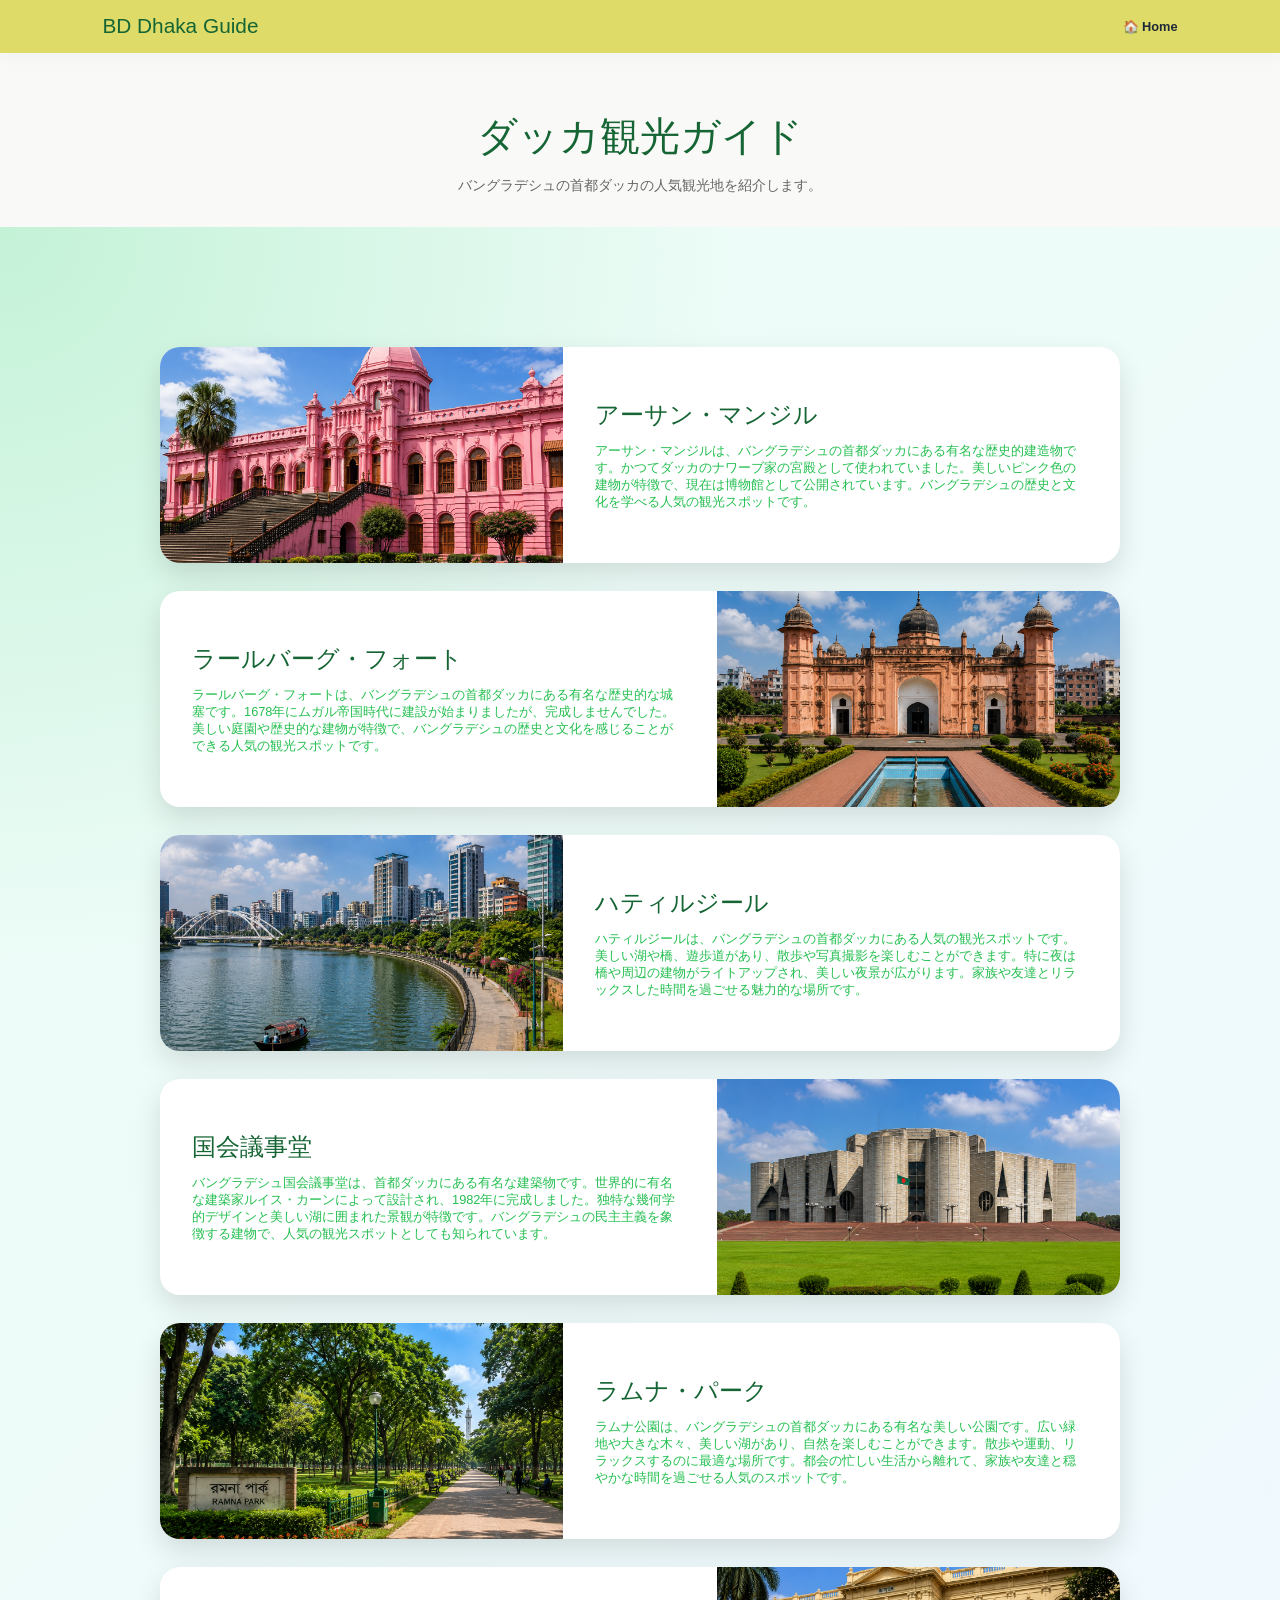
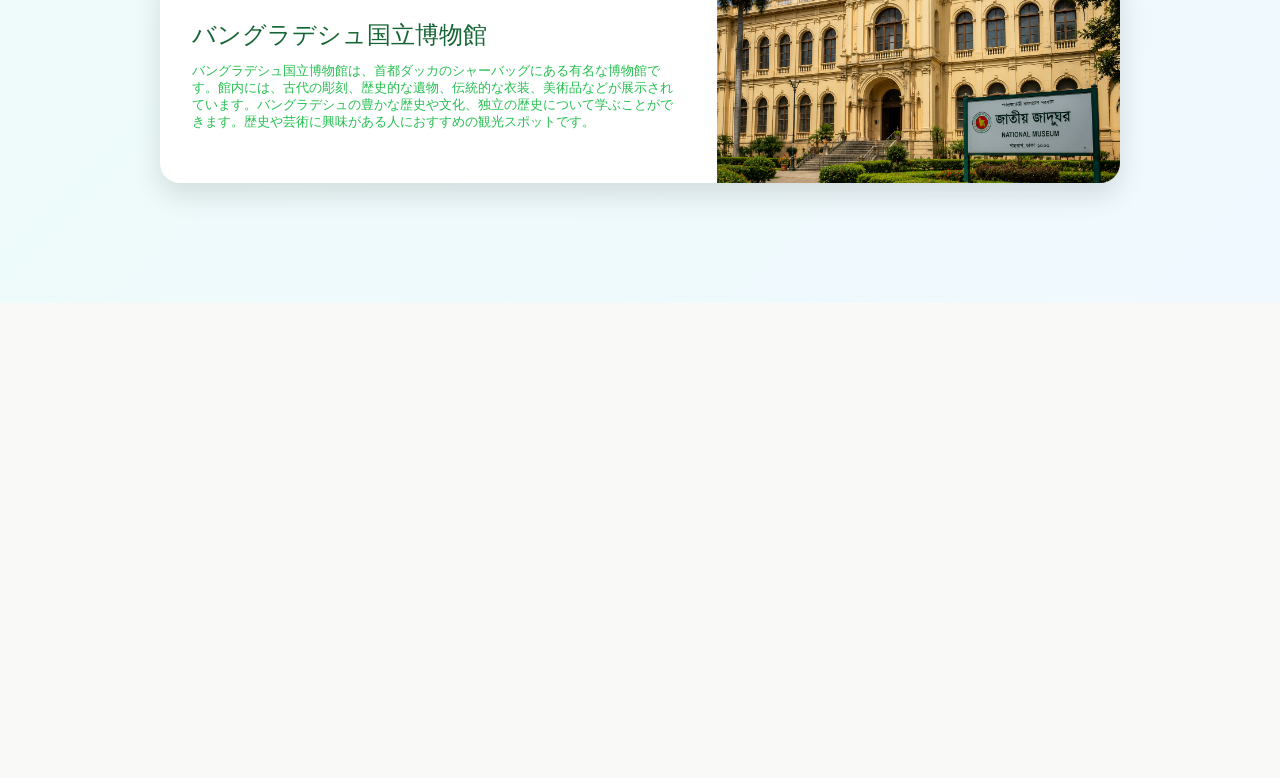
<file: dhaka.html>
<!DOCTYPE html>
<html lang="ja">
<head>
    <meta charset="UTF-8">
    <meta name="viewport" content="width=device-width, initial-scale=1.0">

    <title>Dhaka Travel Guide</title>

    <link rel="stylesheet" href="style.css">
</head>
<body>

<nav>
    <h2>BD Dhaka Guide</h2>
    <a href="index.html">🏠 Home</a>
</nav>

<section class="banner">
    <h1>ダッカ観光ガイド</h1>
    <p>
        バングラデシュの首都ダッカの人気観光地を紹介します。
    </p>
</section>

<section class="place">

    <div class="dhaka-cards">

        <div class="dhaka-card">
            <img src="img/ahsan-new.jpg">

            <div class="card-content">
                <h3>アーサン・マンジル</h3>
                <p>アーサン・マンジルは、バングラデシュの首都ダッカにある有名な歴史的建造物です。かつてダッカのナワーブ家の宮殿として使われていました。美しいピンク色の建物が特徴で、現在は博物館として公開されています。バングラデシュの歴史と文化を学べる人気の観光スポットです。</p>
            </div>
        </div>

        <div class="dhaka-card">
            <img src="img/lalbag-new.jpg">

            <div class="card-content">
                <h3>ラールバーグ・フォート</h3>
                <p>ラールバーグ・フォートは、バングラデシュの首都ダッカにある有名な歴史的な城塞です。1678年にムガル帝国時代に建設が始まりましたが、完成しませんでした。美しい庭園や歴史的な建物が特徴で、バングラデシュの歴史と文化を感じることができる人気の観光スポットです。</p>
            </div>
        </div>

        <div class="dhaka-card">
            <img src="img/Htirjheel-new.jpg">

            <div class="card-content">
                <h3>ハティルジール</h3>
                <p>ハティルジールは、バングラデシュの首都ダッカにある人気の観光スポットです。美しい湖や橋、遊歩道があり、散歩や写真撮影を楽しむことができます。特に夜は橋や周辺の建物がライトアップされ、美しい夜景が広がります。家族や友達とリラックスした時間を過ごせる魅力的な場所です。</p>
            </div>
        </div>

        <div class="dhaka-card">
            <img src="img/parliament-new.jpg">

            <div class="card-content">
                <h3>国会議事堂</h3>
                <p>バングラデシュ国会議事堂は、首都ダッカにある有名な建築物です。世界的に有名な建築家ルイス・カーンによって設計され、1982年に完成しました。独特な幾何学的デザインと美しい湖に囲まれた景観が特徴です。バングラデシュの民主主義を象徴する建物で、人気の観光スポットとしても知られています。</p>
            </div>
        </div>

        <div class="dhaka-card">
            <img src="img/RAMNA-NEW.jpg">

            <div class="card-content">
                <h3>ラムナ・パーク</h3>
                <p>ラムナ公園は、バングラデシュの首都ダッカにある有名な美しい公園です。広い緑地や大きな木々、美しい湖があり、自然を楽しむことができます。散歩や運動、リラックスするのに最適な場所です。都会の忙しい生活から離れて、家族や友達と穏やかな時間を過ごせる人気のスポットです。</p>
            </div>
        </div>

        <div class="dhaka-card">
            <img src="img/MUSEUM-NEW.jpg">

            <div class="card-content">
                <h3>バングラデシュ国立博物館</h3>
                <p>バングラデシュ国立博物館は、首都ダッカのシャーバッグにある有名な博物館です。館内には、古代の彫刻、歴史的な遺物、伝統的な衣装、美術品などが展示されています。バングラデシュの豊かな歴史や文化、独立の歴史について学ぶことができます。歴史や芸術に興味がある人におすすめの観光スポットです。</p>
            </div>
        </div>

    </div>

</section>

</body>
</html>
</file>
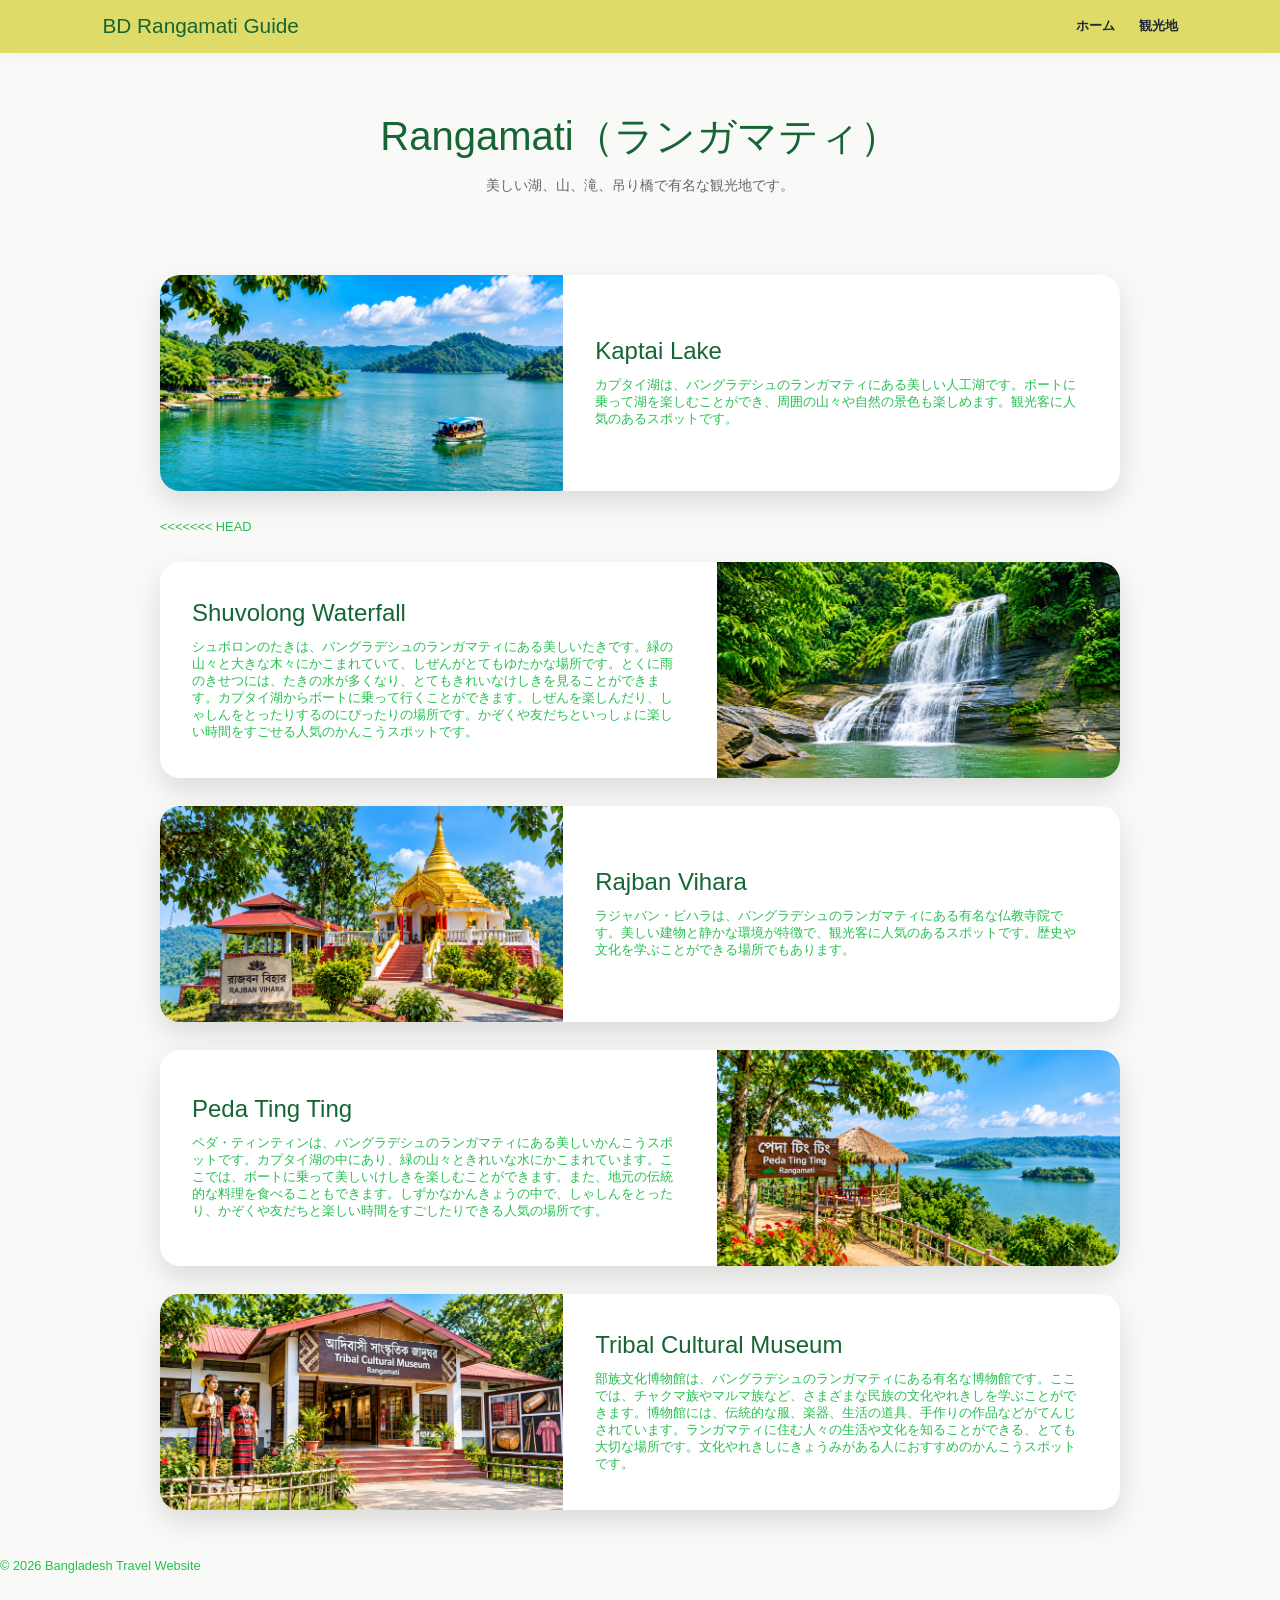
<file: rangamati.html>
<!DOCTYPE html>
<html lang="ja">
<head>
    <meta charset="UTF-8">
    <meta name="viewport" content="width=device-width, initial-scale=1.0">

    <title>Rangamati Travel Guide</title>

    <link rel="stylesheet" href="style.css">
</head>
<body>

<nav>
    <h2>BD Rangamati Guide</h2>

    <ul>
        <li><a href="index.html">ホーム</a></li>
        <li><a href="#places">観光地</a></li>
    </ul>
</nav>

<section class="banner">
    <h1>Rangamati（ランガマティ）</h1>

    <p>
        美しい湖、山、滝、吊り橋で有名な観光地です。
    </p>
</section>

<section id="places">

    <div class="dhaka-cards">

        <div class="dhaka-card">
            <img src="img/kaptai.jpg" alt="Kaptai Lake">

            <div class="card-content">
                <h3>Kaptai Lake</h3>
                <p>
                    カプタイ湖は、バングラデシュのランガマティにある美しい人工湖です。ボートに乗って湖を楽しむことができ、周囲の山々や自然の景色も楽しめます。観光客に人気のあるスポットです。
                </p>
            </div>
        </div>

<<<<<<< HEAD
        <!-- <div class="dhaka-card">
            <img src="./img/" alt="Hanging Bridge">
=======
        <div class="dhaka-card">
            <img src="img/hanging-bridge.jpg" alt="Hanging Bridge">
>>>>>>> 2584cceda6321ab16e1307650749b40d77c88163

            <div class="card-content">
                <h3>Hanging Bridge</h3>
                <p>
                    ハングイングブリッジは、バングラデシュのランガマティにある有名な吊り橋です。美しい景色と刺激的な体験が特徴で、観光客に人気のあるスポットです。
                </p>
            </div>
        </div> -->

        <div class="dhaka-card">
            <img src="img/shuvolong.jpg" alt="Shuvolong Waterfall">

            <div class="card-content">
                <h3>Shuvolong Waterfall</h3>
                <p>
                  シュボロンのたきは、バングラデシュのランガマティにある美しいたきです。緑の山々と大きな木々にかこまれていて、しぜんがとてもゆたかな場所です。とくに雨のきせつには、たきの水が多くなり、とてもきれいなけしきを見ることができます。カプタイ湖からボートに乗って行くことができます。しぜんを楽しんだり、しゃしんをとったりするのにぴったりの場所です。かぞくや友だちといっしょに楽しい時間をすごせる人気のかんこうスポットです。  
                </p>
            </div>
        </div>

        <div class="dhaka-card">
            <img src="img/rajban.jpg" alt="Rajban Vihara">

            <div class="card-content">
                <h3>Rajban Vihara</h3>
                <p>
                    ラジャバン・ビハラは、バングラデシュのランガマティにある有名な仏教寺院です。美しい建物と静かな環境が特徴で、観光客に人気のあるスポットです。歴史や文化を学ぶことができる場所でもあります。
                </p>
            </div>
        </div>

        <div class="dhaka-card">
            <img src="img/pedatingting.jpg" alt="Peda Ting Ting">

            <div class="card-content">
                <h3>Peda Ting Ting</h3>
                <p>
                    ペダ・ティンティンは、バングラデシュのランガマティにある美しいかんこうスポットです。カプタイ湖の中にあり、緑の山々ときれいな水にかこまれています。ここでは、ボートに乗って美しいけしきを楽しむことができます。また、地元の伝統的な料理を食べることもできます。しずかなかんきょうの中で、しゃしんをとったり、かぞくや友だちと楽しい時間をすごしたりできる人気の場所です。
                </p>
            </div>
        </div>

        <div class="dhaka-card">
            <img src="img/tribalmuseum.jpg" alt="Tribal Cultural Museum">

            <div class="card-content">
                <h3>Tribal Cultural Museum</h3>
                <p>
                    部族文化博物館は、バングラデシュのランガマティにある有名な博物館です。ここでは、チャクマ族やマルマ族など、さまざまな民族の文化やれきしを学ぶことができます。博物館には、伝統的な服、楽器、生活の道具、手作りの作品などがてんじされています。ランガマティに住む人々の生活や文化を知ることができる、とても大切な場所です。文化やれきしにきょうみがある人におすすめのかんこうスポットです。
                </p>
            </div>
        </div>

    </div>

</section>

<footer>
    <p>© 2026 Bangladesh Travel Website</p>
</footer>

</body>
</html>
</file>
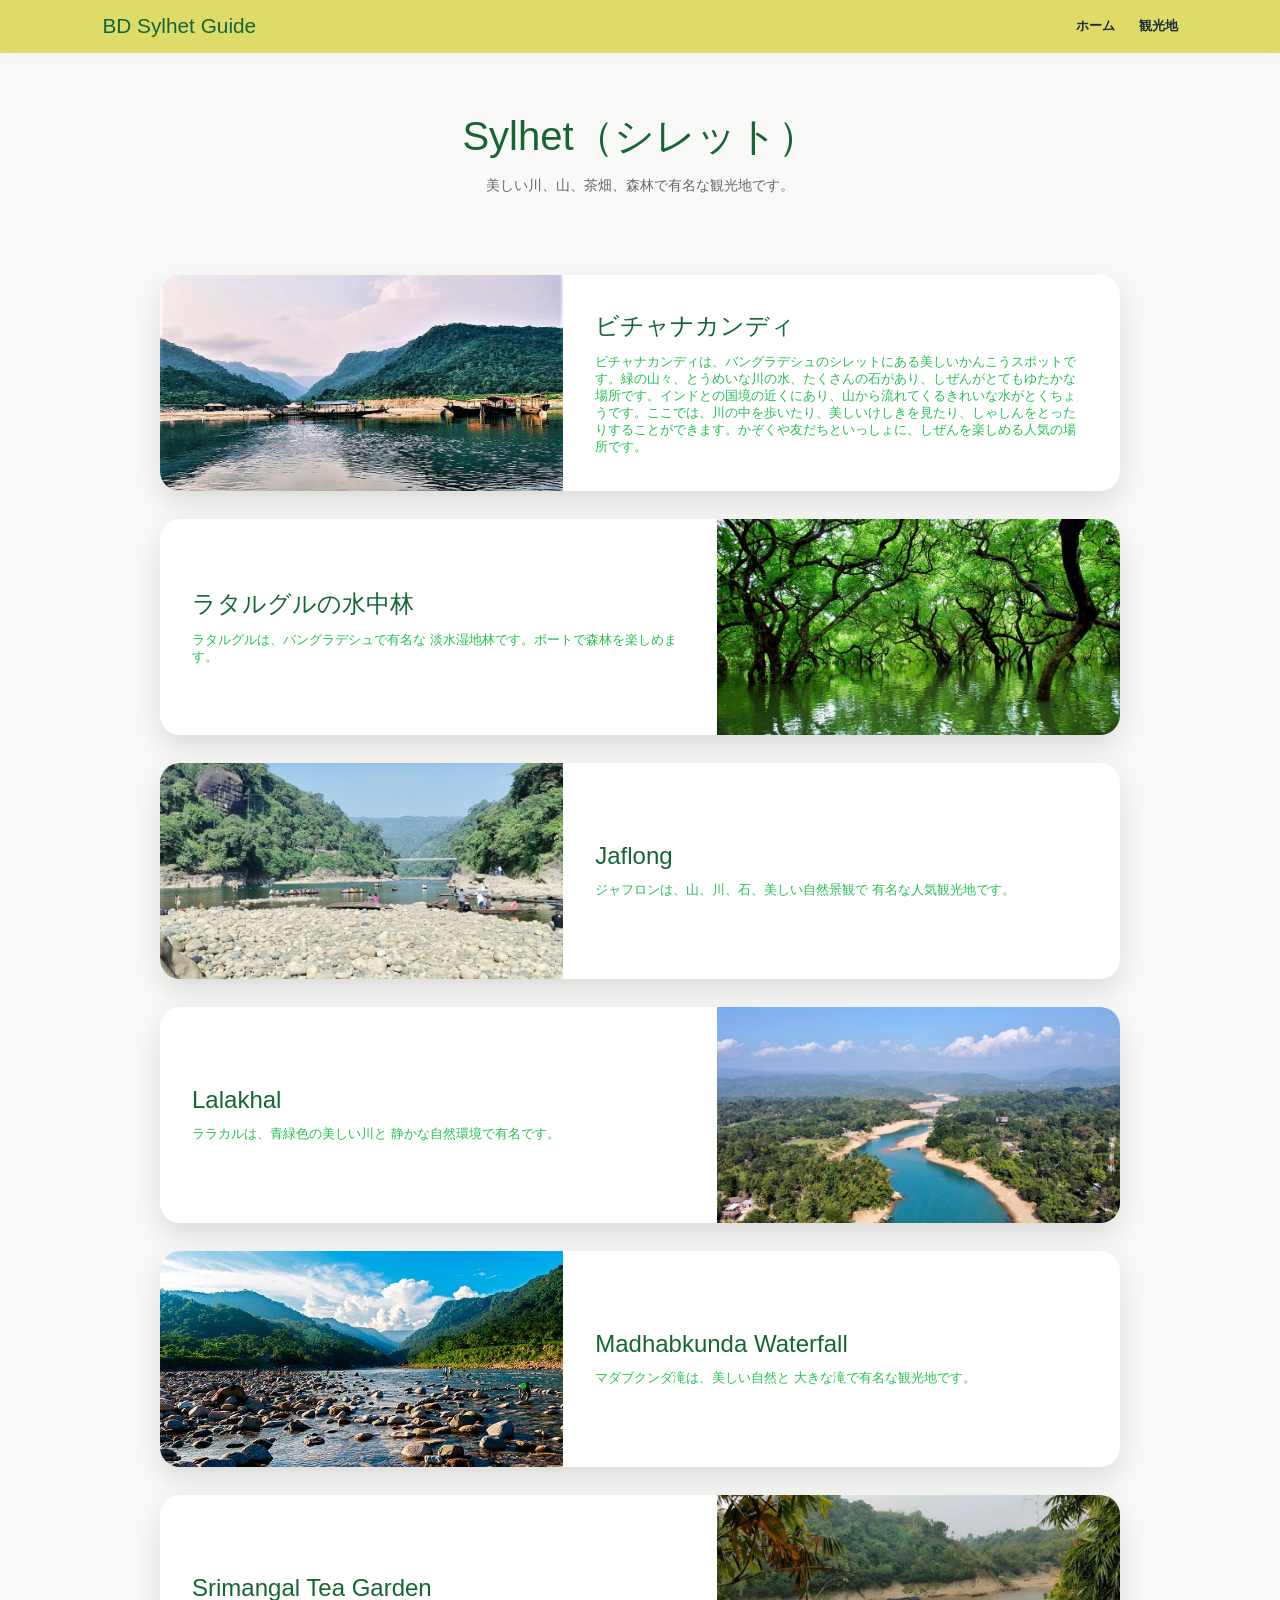
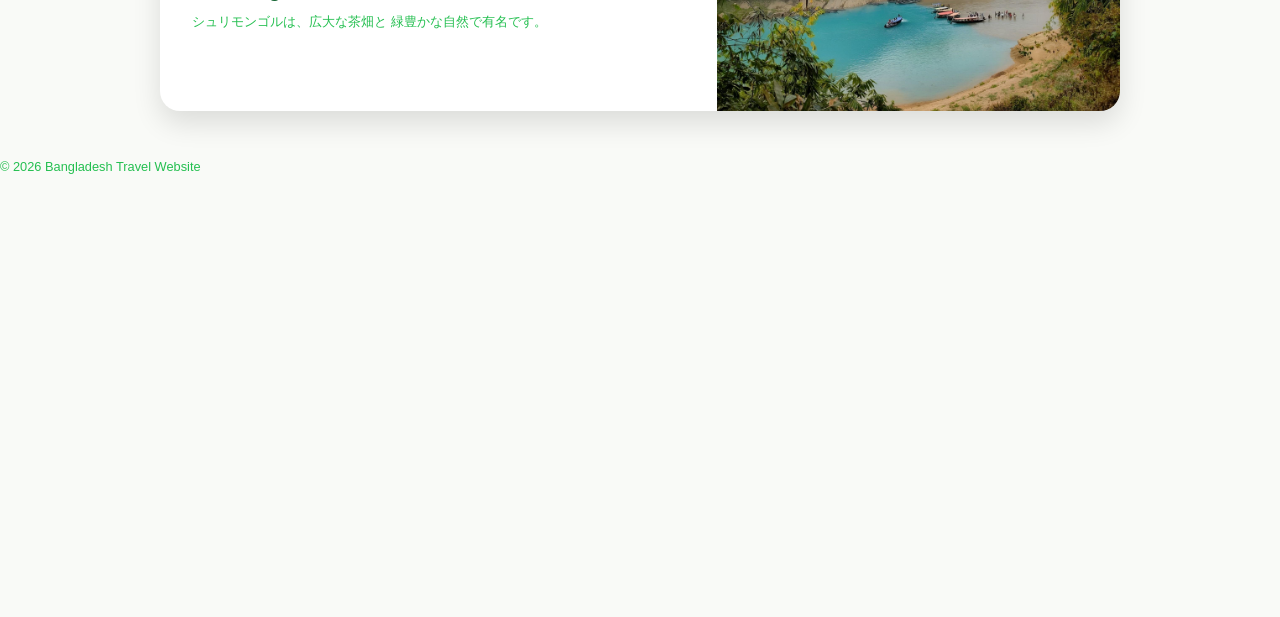
<file: sylhet.html>
<!DOCTYPE html>
<html lang="ja">
<head>
    <meta charset="UTF-8">
    <meta name="viewport" content="width=device-width, initial-scale=1.0">

    <title>Sylhet Travel Guide</title>

    <link rel="stylesheet" href="style.css">
</head>
<body>

<!-- Navbar -->

<nav>
    <h2>BD Sylhet Guide</h2>

    <ul>
        <li><a href="index.html">ホーム</a></li>
        <li><a href="#places">観光地</a></li>
    </ul>
</nav>

<!-- Banner -->

<section class="banner">
    <h1>Sylhet（シレット）</h1>

    <p>
        美しい川、山、茶畑、森林で有名な観光地です。
    </p>
</section>

<!-- Sylhet Cards -->

<section id="places">

    <div class="dhaka-cards">

        <!-- Bichanakandi -->

        <div class="dhaka-card">

            <img src="img/bichanakandi.jpg" alt="Bichanakandi">

            <div class="card-content">

                <h3>ビチャナカンディ</h3>

                <p>
                ビチャナカンディは、バングラデシュのシレットにある美しいかんこうスポットです。緑の山々、とうめいな川の水、たくさんの石があり、しぜんがとてもゆたかな場所です。インドとの国境の近くにあり、山から流れてくるきれいな水がとくちょうです。ここでは、川の中を歩いたり、美しいけしきを見たり、しゃしんをとったりすることができます。かぞくや友だちといっしょに、しぜんを楽しめる人気の場所です。
                </p>

            </div>

        </div>

        <!-- Ratargul -->

        <div class="dhaka-card">

            <img src="img/ratargul.jpg" alt="Ratargul Swamp Forest">

            <div class="card-content">

                <h3>ラタルグルの水中林</h3>

                <p>
                    ラタルグルは、バングラデシュで有名な
                    淡水湿地林です。ボートで森林を楽しめます。
                </p>

            </div>

        </div>

        <!-- Jaflong -->

        <div class="dhaka-card">

            <img src="img/jaflong.jpg" alt="Jaflong">

            <div class="card-content">

                <h3>Jaflong</h3>

                <p>
                    ジャフロンは、山、川、石、美しい自然景観で
                    有名な人気観光地です。
                </p>

            </div>

        </div>

        <!-- Lalakhal -->

        <div class="dhaka-card">

            <img src="img/lalakhal.jpg" alt="Lalakhal">

            <div class="card-content">

                <h3>Lalakhal</h3>

                <p>
                    ララカルは、青緑色の美しい川と
                    静かな自然環境で有名です。
                </p>

            </div>

        </div>

        <!-- Madhabkunda -->

        <div class="dhaka-card">

            <img src="img/madhabkunda.jpg" alt="Madhabkunda Waterfall">

            <div class="card-content">

                <h3>Madhabkunda Waterfall</h3>

                <p>
                    マダブクンダ滝は、美しい自然と
                    大きな滝で有名な観光地です。
                </p>

            </div>

        </div>

        <!-- Tea Garden -->

        <div class="dhaka-card">

            <img src="img/srimangal.jpg" alt="Srimangal Tea Garden">

            <div class="card-content">

                <h3>Srimangal Tea Garden</h3>

                <p>
                    シュリモンゴルは、広大な茶畑と
                    緑豊かな自然で有名です。
                </p>

            </div>

        </div>

    </div>

</section>

<footer>
    <p>© 2026 Bangladesh Travel Website</p>
</footer>

</body>
</html>
</file>
<file: style.css>
/**



================= সাধারণ সেটিং ================= */


:root{
  --main:#14532d;      /* গাঢ় সবুজ (শিরোনাম) */
  --btn:#16a34a;       /* সবুজ (বাটন) */
  --accent:#0d9488;    /* নদীর নীল-সবুজ (হাইলাইট) */
  --bg:#ecfdf5;        /* হালকা পুদিনা (ব্যাকগ্রাউন্ড) */
  --soft:#ccfbf1;      /* ট্যাগের হালকা রং */
  --text:#475569;      /* বর্ণনার লেখা */
}
body {
  zoom: 80%;
}
* {
  font: 1em sans-serif;
}
* {
  margin: 0;
  padding: 0;
  box-sizing: border-box;
  font-family: "Segoe UI", sans-serif;
}
/* সব জায়গার ফাঁকা জায়গা শূন্য */
html {
  scroll-behavior: smooth;
}
/* মেনুতে ক্লিক করলে নরম স্ক্রল */
body {
  background: hwb(80 97% 2%);
  color: #24bf50;
  overflow-x: hidden;
}
/* পাশে স্ক্রল বন্ধ */
img {
  max-width: 100%;
}
/* ছবি স্ক্রিনের বাইরে যাবে না */
:root {
  --w: 310px;
}
/* স্লাইডার কার্ডের চওড়া (মোবাইলে ছোট হবে) */
/* ================= নেভবার ================= */
nav {
  width: 100%;
  padding: 18px 8%;
  display: flex;
  justify-content: space-between;
  align-items: center;
  background: rgba(220, 216, 93, 0.92);
  backdrop-filter: blur(12px);
  position: sticky;
  top: 0;
  z-index: 1000;
  box-shadow: 0 5px 20px rgba(158, 148, 148, 0.08);
}
nav h2 {
  color: #166534;
  font-size: 26px;
}
/* লোগো লেখা */
nav ul {
  list-style: none;
  display: flex;
  gap: 30px;
}
/* মেনু এক লাইনে */
nav a {
  text-decoration: none;
  color: #1f2937;
  font-weight: bold;
}
nav a:hover {
  color: #16a34a;
}
/* ================= হিরো (প্রথম বড় ব্যানার) ================= */
.hero {
  min-height: 100vh;
  padding: 80px 8%;
  display: flex;
  align-items: center;
  justify-content: space-between;
  background:
    radial-gradient(circle at top left, #bbf7d0, transparent 35%),
    linear-gradient(135deg, #fff, #ecfdf5);
}
.hero-left {
  width: 50%;
}
/* বামে লেখা */
.hero-left h1 {
  font-size: 72px;
  line-height: 1.1;
  color: #111827;
}
.hero-left h1 span {
  color: #16a34a;
}
.hero-left p {
  margin-top: 25px;
  font-size: 18px;
  line-height: 1.8;
  color: #555;
}
.hero-btn,
.visit-btn {
  display: inline-block;
  background: #16a34a;
  color: white;
  text-decoration: none;
  font-weight: bold;
  transition: 0.3s;
}
/* দুই ধরনের বাটন একসাথে */
.hero-btn {
  margin-top: 35px;
  padding: 15px 38px;
  border-radius: 50px;
}
.visit-btn {
  padding: 15px 35px;
  border-radius: 40px;
}
.hero-btn:hover,
.visit-btn:hover {
  background: #15803d;
  transform: translateY(-4px);
}
.hero-right {
  width: 45%;
  display: flex;
  justify-content: center;
  align-items: center;
}
/* ডানে ছবি */
.hero-right img {
  width: 430px;
  height: 430px;
  object-fit: cover;
  border-radius: 50% 25% 50% 25%;
  box-shadow: 0 25px 60px rgba(0, 0, 0, 0.25);
  animation: floatImg 4s ease-in-out infinite;
}
@keyframes floatImg {
  0%,
  100% {
    transform: translateY(0);
  }
  50% {
    transform: translateY(-18px);
  }
}
/* ছবি ওঠানামা */
/* ================= সেকশনের সাধারণ মাপ ও শিরোনাম ================= */
.about,
.highlights,
.place {
  padding: 90px 8%;
}
.about,
.about h2,
.highlights h2,
.place h2,
.place h1 {
  text-align: center;
}
.about h2,
.highlights h2,
.place h2,
.place h1 {
  font-size: 42px;
  color: #166534;
  margin-bottom: 50px;
}
/* ================= পরিচিতি + ৪টা তথ্য বক্স ================= */
.about p {
  max-width: 1000px;
  margin: auto;
  font-size: 22px;
  line-height: 1.8;
  color: #555;
}
.info-boxes {
  margin-top: 80px;
  display: grid;
  grid-template-columns: repeat(4, 1fr);
  gap: 35px;
}
.info-card {
  background: #d9d37e;
  padding: 30px;
  border-radius: 20px;
  box-shadow: 0 10px 25px rgba(0, 0, 0, 0.08);
  transition: 0.4s;
}
.info-card:hover {
  transform: translateY(-10px);
  box-shadow: 0 18px 35px rgba(0, 0, 0, 0.18);
}
.info-card h4 {
  color: #777;
  margin-bottom: 12px;
}
.info-card p {
  font-size: 22px;
  font-weight: bold;
  color: #166534;
}
/* ================= ハイライト গ্যালারি (বামে লেখা, ডানে ছবি) ================= */
.gallery-section {
  display: grid;
  grid-template-columns: 1fr 1.5fr;
  gap: 60px;
  align-items: center;
  max-width: 1250px;
  margin: auto;
  padding: 90px 5%;
  background-color: #fff;
}
/* বামে লেখা, ডানে ছবি */
.gallery-text h2 {
  margin-bottom: 20px;
  color: #b56f0e;
  font-size: 48px;
  text-align: left;
}
/* শিরোনাম */
.gallery-text p {
  margin-bottom: 20px;
  color: #020202;
  font-size: 17px;
  line-height: 1.9;
}
/* বর্ণনা */
.gallery-btn {
  display: inline-block;
  margin-top: 10px;
  padding: 15px 45px;
  border-radius: 6px;
  background: linear-gradient(135deg, #22c55e, #15803d);
  color: #ebe7e7;
  text-decoration: none;
  font-weight: 700;
  transition: 0.3s;
}
/* গ্রেডিয়েন্ট বাটন */
.gallery-btn:hover {
  transform: translateY(-4px);
  box-shadow: 0 12px 25px rgba(22, 163, 74, 0.35);
}
.gallery-grid {
  display: flex;
  gap: 12px;
}
/* দুই কলাম পাশাপাশি */
.gallery-col {
  flex: 1;
  display: flex;
  flex-direction: column;
  gap: 12px;
}
/* প্রতি কলামে ছবি উপর-নিচে */
.gallery-item {
  position: relative;
  display: block;
  border-radius: 8px;
  overflow: hidden;
}
/* ছোট গোল কোণ */
.gallery-item img {
  width: 100%;
  height: 100%;
  display: block;
  object-fit: cover;
  transition: 0.6s;
}
.gallery-item:hover img {
  transform: scale(1.08);
}
/* হোভারে ছবি বড় */
.gallery-item span {
  position: absolute;
  left: 0;
  right: 0;
  bottom: 0;
  padding: 45px 16px 14px;
  background: linear-gradient(transparent, rgba(0, 0, 0, 0.75));
  color: #b19d9d;
  font-size: 17px;
  font-weight: 700;
}
/* ছবির নিচের নাম */
.gallery-item.tall {
  height: 420px;
}
/* লম্বা ছবি */
.gallery-item.medium {
  height: 300px;
}
/* মাঝারি ছবি */
.gallery-item.short {
  height: 220px;
}
/* ছোট ছবি */
/* bangladesh border map */
.main {
  background: linear-gradient(135deg, #e0e0e0, #f5f5f5);
  box-shadow: 0 12px 28px rgba(91, 15, 15, 0.1);
  display: flex;
  align-items: center;
  padding: 30px 6%;
  justify-content: center;
  gap: 70px;
}
.img {
  width: 170px;
  height: 250px;
  object-fit: cover;
  border-radius: 20px;
  box-shadow: 4px 4px 12px #aaa;
  flex-shrink: 0;
  margin-left: 10px;
  /* gap: 30px; */
}
.hilt {
  font-weight: initial;
  text-align: left;
}
/* ================= কার্ড (খাবারের জন্য) ================= */
.cards {
  display: grid;
  padding-left: 150px;
  grid-template-columns: repeat(3, 1fr);
  gap: 0px;
}
/* ৩ কলাম */
.card {
  /* position: relative; */
  min-height: 260px;
  background: #fff;
  border-radius: 26px;
  overflow: hidden;
  text-decoration: none;
  color: #111;
  box-shadow: 0 12px 28px rgba(0, 0, 0, 0.1);
  transition: 0.4s;
  align-items: center;
  padding-left: 499px;
}
.card:hover {
  transform: translateY(-12px);
  box-shadow: 0 22px 45px rgba(0, 0, 0, 0.2);
}
.card img {
  width: 100%;
  height: 260px;
  display: block;
  object-fit: cover;
  transition: 0.5s;
}
.card:hover img {
  transform: scale(1.08);
}
.card h3 {
  text-align: center;
  padding: 20px;
  color: #f0f1f0;
  font-size: 24px;
}
.card-body {
  position: absolute;
  left: 0;
  right: 0;
  bottom: 0;
  padding: 25px;
  background: linear-gradient(transparent, rgba(0, 0, 0, 0.75));
  color: #fff;
}
/* ছবির উপরের লেখা */
.card-body h3 {
  color: #fff;
  font-size: 24px;
  margin-bottom: 8px;
  padding: 0;
  text-align: left;
}
.card-body p {
  color: #e5e7eb;
  font-size: 15px;
  line-height: 1.6;
}
/* ================= খেলার কার্ড (ফিকে বক্স + আউটলাইন বাটন) ================= */
/* ================= খেলার কার্ড (ফিকে বক্স + আউটলাইন বাটন) ================= */
.sport-cards {
  display: grid;
  grid-template-columns: repeat(4, 1fr);
  gap: 25px;
} /* ল্যাপটপে ৪ কলাম */
.sport-card {
  display: flex;
  flex-direction: column;
  padding: 25px;
  background: #f0f5f2;
  border-radius: 28px;
  transition: 0.4s;
  height: 700px;
}
.sport-card:hover {
  transform: translateY(-8px);
  box-shadow: 0 18px 35px rgba(22, 101, 52, 0.15);
}
.sport-img {
  height: 170px;
  margin-bottom: 25px;
  border-radius: 20px;
  overflow: hidden;
} /* গোল কোণের ছবির বক্স */
.sport-img img {
  width: 100%;
  height: 100%;
  object-fit: cover;
  transition: 0.5s;
}
.sport-card:hover .sport-img img {
  transform: scale(1.08);
}
.sport-card h3 {
  margin-bottom: 15px;
  color: #14532d;
  font-size: 26px;
  font-weight: 600;
} /* শিরোনাম */
.sport-card p {
  flex-grow: 1;
  margin-bottom: 25px;
  color: #444;
  font-size: 15px;
  line-height: 1.7;
} /* বর্ণনা (বাটন সবসময় নিচে থাকে) */
.sport-btn {
  align-self: center;
  padding: 11px 32px;
  border: 1.5px solid #16a34a;
  border-radius: 50px;
  background: #fff;
  color: #16a34a;
  text-decoration: none;
  font-size: 14px;
  font-weight: 600;
  transition: 0.3s;
} /* আউটলাইন বাটন */
.sport-btn:hover {
  background: #16a34a;
  color: #fff;
}

/* ট্যাবলেট (৯৯২px বা কম): ২ কলাম */
@media (max-width: 992px) {
  .sport-cards {
    grid-template-columns: repeat(2, 1fr);
  }
}

/* মোবাইল (৭৬৮px বা কম): ১ কলাম */
@media (max-width: 768px) {
  .sport-cards {
    grid-template-columns: 1fr;
  }
  .sport-card {
    padding: 20px;
  }
  .sport-img {
    height: 200px;
  }
  .sport-card h3 {
    font-size: 24px;
  }
}

/* খুব ছোট ফোন (৪০০px বা কম) */
@media (max-width: 400px) {
  .sport-card h3 {
    font-size: 22px;
  }
  .sport-card p {
    font-size: 14px;
  }
}
/* ================= খাবার সেকশন (সবুজ ব্যাকগ্রাউন্ড + স্লাইড অ্যানিমেশন) ================= */
.place {
  background:
    radial-gradient(
      circle at top left,
      rgba(34, 197, 94, 0.2),
      transparent 35%
    ),
    linear-gradient(135deg, #ecfdf5, #f0f9ff);
}
.place .cards {
  gap: 52px;
}
.place .card {
  height: 450px;
  border-radius: 15px;
  box-shadow: 0 18px 40px rgba(0, 0, 0, 0.18);
  opacity: 0;
  transition: 0.5s;
  padding-bottom: 50px;
}
.place .card:nth-child(odd) {
  animation: slideLeft 1s ease forwards;
}
/* বেজোড় কার্ড বাম থেকে আসে */
.place .card:nth-child(even) {
  animation: slideRight 1s ease forwards;
}
/* জোড় কার্ড ডান থেকে আসে */
.place .card:nth-child(1) {
  animation-delay: 0.2s;
}
.place .card:nth-child(2) {
  animation-delay: 0.5s;
}
.place .card:nth-child(3) {
  animation-delay: 0.8s;
}
.place .card:nth-child(4) {
  animation-delay: 1.1s;
}
.place .card:nth-child(5) {
  animation-delay: 1.4s;
}
.place .card:nth-child(6) {
  animation-delay: 1.7s;
}
.place .card img {
  height: 100%;
  transition: 0.7s;
}
.place .card::after {
  content: "";
  position: absolute;
  inset: 0;
  background: linear-gradient(
    to top,
    rgba(0, 0, 0, 0.85),
    rgba(0, 0, 0, 0.2),
    transparent
  );
}
/* ছবির নিচে কালো ছায়া */
.place .card > h3 {
  position: absolute;
  left: 0;
  right: 0;
  bottom: 0;
  z-index: 2;
  color: #fff;
}
/* খাবারের নাম ছবির উপরে */
.place .card:hover {
  transform: translateY(-15px) scale(1.04);
  box-shadow: 0 28px 60px rgba(22, 163, 74, 0.35);
}
.place .card:hover img {
  transform: scale(1.15);
}
@keyframes slideLeft {
  from {
    opacity: 0;
    transform: translateX(-120px) scale(0.95);
  }
  to {
    opacity: 1;
    transform: none;
  }
}
@keyframes slideRight {
  from {
    opacity: 0;
    transform: translateX(120px) scale(0.95);
  }
  to {
    opacity: 1;
    transform: none;
  }
}
/* ================= ডিটেইল পেজ (dhaka.html, cox.html ইত্যাদি) ================= */
.banner {
  text-align: center;
  padding: 70px 20px 40px;
}
.banner h1 {
  font-size: 50px;
  color: #166534;
  margin-bottom: 15px;
}
.banner p {
  color: #666;
  font-size: 18px;
}
.hero-card {
  width: 90%;
  max-width: 1200px;
  margin: 70px auto;
  display: flex;
  align-items: center;
  background: #fff;
  border-radius: 35px;
  overflow: hidden;
  box-shadow: 0 20px 45px rgba(0, 0, 0, 0.15);
}
.hero-card img {
  width: 45%;
  height: 420px;
  object-fit: cover;
}
.hero-text {
  width: 55%;
  padding: 60px;
}
.hero-text h1 {
  font-size: 52px;
  color: #166534;
  margin-bottom: 20px;
}
.hero-text p {
  font-size: 18px;
  line-height: 1.9;
  color: #555;
  margin-bottom: 30px;
}
.dhaka-cards,
.cox-cards {
  width: 90%;
  max-width: 1200px;
  margin: 60px auto;
  display: flex;
  flex-direction: column;
  gap: 35px;
}
/* কার্ড উপর-নিচে */
.dhaka-card,
.cox-card {
  display: flex;
  align-items: center;
  background: #fff;
  border-radius: 25px;
  overflow: hidden;
  box-shadow: 0 15px 35px rgba(0, 0, 0, 0.12);
  transition: 0.4s;
}
.dhaka-card:nth-child(even),
.cox-card:nth-child(even) {
  flex-direction: row-reverse;
}
/* জোড় কার্ডে ছবি ডানে */
.cox-card:hover {
  transform: translateY(-10px);
  box-shadow: 0 20px 45px rgba(0, 0, 0, 0.18);
}
.dhaka-card img,
.cox-card img {
  width: 42%;
  height: 270px;
  object-fit: cover;
}
.card-content,
.cox-content {
  width: 58%;
  padding: 40px;
}
.card-content h3,
.cox-content h3 {
  font-size: 30px;
  color: #166534;
  margin-bottom: 15px;
}
.cox-content p {
  font-size: 17px;
  line-height: 1.8;
  color: #555;
}
/* ================= দুই স্লাইডারের সাধারণ স্টাইল (বিশ্ববিদ্যালয় + ঐতিহ্য) ================= */
.heritage-slider-section,
.university-section {
  padding: 100px 7%;
  overflow: hidden;
}
.heritage-slider-section {
  background:
    radial-gradient(
      circle at top left,
      rgba(34, 197, 94, 0.18),
      transparent 35%
    ),
    linear-gradient(135deg, #f8fff9, #effaf4, #f8fafc);
}
.university-section {
  background:
    radial-gradient(
      circle at top left,
      rgba(16, 185, 129, 0.16),
      transparent 35%
    ),
    linear-gradient(135deg, #f0fdf4, #f8fafc, #ecfdf5);
}
/* শিরোনাম অংশ */
.heritage-slider-heading,
.university-heading {
  max-width: 850px;
  margin: 0 auto 50px;
  text-align: center;
}
.heritage-slider-heading span,
.university-heading span {
  display: inline-block;
  padding: 9px 22px;
  margin-bottom: 16px;
  border-radius: 50px;
  background: #dcfce7;
  color: #15803d;
  font-size: 15px;
  font-weight: 700;
  letter-spacing: 1px;
}
.heritage-slider-heading h2,
.university-heading h2 {
  margin-bottom: 15px;
  color: #064e3b;
  font-size: 42px;
}
.heritage-slider-heading p,
.university-heading p {
  color: #64748b;
  font-size: 17px;
  line-height: 1.8;
}
/* পাশে স্ক্রল হওয়া লাইন */
.heritage-slider,
.university-slider {
  display: flex;
  gap: 25px;
  overflow-x: auto;
  padding: 15px 8px 35px;
  scroll-snap-type: x mandatory;
  scroll-behavior: smooth;
}
.heritage-slider::-webkit-scrollbar,
.university-slider::-webkit-scrollbar {
  height: 10px;
}
.heritage-slider::-webkit-scrollbar-track,
.university-slider::-webkit-scrollbar-track {
  background: #d1fae5;
  border-radius: 30px;
}
.heritage-slider::-webkit-scrollbar-thumb,
.university-slider::-webkit-scrollbar-thumb {
  background: linear-gradient(90deg, #059669, #22c55e);
  border-radius: 30px;
}
/* স্লাইডারের কার্ড (চওড়া --w থেকে আসে) */
.heritage-slide-card,
.university-card {
  min-width: var(--w);
  max-width: var(--w);
  flex-shrink: 0;
  overflow: hidden;
  background: #fff;
  border-radius: 22px;
  scroll-snap-align: start;
  box-shadow: 0 12px 35px rgba(15, 23, 42, 0.14);
  transition: 0.45s;
}
.heritage-slide-card:hover,
.university-card:hover {
  transform: translateY(-12px);
  box-shadow: 0 25px 55px rgba(5, 150, 105, 0.25);
}
/* ================= ঐতিহ্য কার্ডের ভেতর ================= */
.heritage-slide-card img {
  width: 100%;
  height: 220px;
  display: block;
  object-fit: cover;
  transition: 0.7s;
}
.heritage-slide-card:hover img {
  transform: scale(1.12);
}
.heritage-slide-text {
  padding: 18px;
}
.heritage-slide-text h3 {
  margin-bottom: 8px;
  color: #14532d;
  font-size: 24px;
}
.heritage-slide-text p {
  color: #666;
  font-size: 14px;
  line-height: 1.7;
}
/* ================= বিশ্ববিদ্যালয় কার্ডের ভেতর ================= */
.university-image {
  position: relative;
  height: 215px;
  overflow: hidden;
}
.university-image img {
  width: 100%;
  height: 100%;
  display: block;
  object-fit: cover;
  transition: 0.7s;
}
.university-card:hover .university-image img {
  transform: scale(1.12);
}
.university-number {
  position: absolute;
  top: 16px;
  left: 16px;
  width: 42px;
  height: 42px;
  display: flex;
  align-items: center;
  justify-content: center;
  border-radius: 12px;
  background: #059669;
  color: #fff;
  font-size: 15px;
  font-weight: 800;
}
/* বাম কোণের নম্বর */
.university-type {
  position: absolute;
  top: 17px;
  right: 16px;
  padding: 7px 14px;
  border-radius: 30px;
  color: #fff;
  font-size: 12px;
  font-weight: 700;
}
/* ডান কোণের Public/Private */
.university-type.public {
  background: #2563eb;
}
.university-type.private {
  background: #7c3aed;
}
.university-content {
  padding: 24px;
}
.university-content h3 {
  min-height: 56px;
  margin-bottom: 10px;
  color: #064e3b;
  font-size: 21px;
  line-height: 1.3;
}
.university-japanese {
  min-height: 52px;
  margin-bottom: 14px;
  color: #64748b;
  font-size: 14px;
  line-height: 1.7;
}
.university-location {
  margin-bottom: 20px;
  color: #15803d;
  font-size: 14px;
  font-weight: 700;
}
.university-button {
  width: 100%;
  display: inline-flex;
  justify-content: center;
  padding: 13px 18px;
  border: 2px solid #059669;
  border-radius: 12px;
  background: #059669;
  color: #fff;
  text-decoration: none;
  font-size: 14px;
  font-weight: 700;
  transition: 0.35s;
}
.university-button:hover {
  background: transparent;
  color: #059669;
}
/* ================= ফুটার ================= */
.site-footer {
  background: #fff;
  margin-top: 60px;
  padding: 0 3% 25px;
}
.footer-art-wrap {
  position: relative;
  height: 150px;
  border-bottom: 3px solid #166534;
}
/* সবুজ লাইন + ছবির জায়গা */
.footer-art {
  position: absolute;
  bottom: 0;
  width: 300px;
  height: auto;
}
/* ছবি লাইনের উপরে বসে */
.footer-art.left {
  left: 0;
}
/* গাছ বামে */
.footer-art.right {
  right: 0;
}
/* স্মৃতিসৌধ ডানে */
.site-footer p {
  text-align: center;
  color: #555;
  font-size: 14px;
  line-height: 1.8;
  padding: 18px 10px 0;
}
/* ================= রেসপন্সিভ ================= */
/* ট্যাবলেট (৯৯২px বা কম) */
@media (max-width: 992px) {
  nav {
    padding: 15px 4%;
  }
  nav h2 {
    font-size: 22px;
  }
  nav ul {
    gap: 16px;
  }
  nav a {
    font-size: 14px;
  }
  .hero {
    padding: 60px 5%;
    gap: 30px;
  }
  .hero-left h1 {
    font-size: 52px;
  }
  .hero-right img {
    width: 100%;
    max-width: 340px;
    height: auto;
    aspect-ratio: 1;
  }
  .about,
  .highlights,
  .place {
    padding: 70px 5%;
  }
  .about h2,
  .highlights h2,
  .place h2,
  .place h1 {
    font-size: 34px;
  }
  .info-boxes,
  .cards,
  .sport-cards {
    grid-template-columns: repeat(2, 1fr);
  }
  /* ২ কলাম */
  .gallery-section {
    grid-template-columns: 1fr;
    gap: 40px;
    padding: 70px 5%;
  }
  /* গ্যালারি: লেখা উপরে, ছবি নিচে */
  .gallery-text h2 {
    font-size: 36px;
  }
  .hero-text {
    padding: 40px;
  }
  .hero-text h1 {
    font-size: 40px;
  }
  .heritage-slider-section,
  .university-section {
    padding: 80px 5%;
  }
}
/* মোবাইল (৭৬৮px বা কম) */
@media (max-width: 768px) {
  :root {
    --w: 270px;
  }
  nav {
    flex-direction: column;
    gap: 10px;
    padding: 12px 4%;
  }
  /* লোগো উপরে, মেনু নিচে */
  nav h2 {
    font-size: 20px;
  }
  nav ul {
    flex-wrap: wrap;
    justify-content: center;
    gap: 8px 16px;
  }
  nav a {
    font-size: 13px;
  }
  .hero {
    flex-direction: column-reverse;
    text-align: center;
    min-height: auto;
    padding: 40px 5% 60px;
  }
  /* ছবি উপরে, লেখা নিচে */
  .hero-left,
  .hero-right {
    width: 100%;
  }
  .hero-left h1 {
    font-size: 38px;
  }
  .hero-left p {
    font-size: 16px;
  }
  .hero-right img {
    max-width: 260px;
  }
  .about,
  .highlights,
  .place {
    padding: 55px 5%;
  }
  .about h2,
  .highlights h2,
  .place h2,
  .place h1 {
    font-size: 28px;
    margin-bottom: 30px;
  }
  .about p {
    font-size: 16px;
  }
  .info-boxes,
  .cards,
  .sport-cards {
    grid-template-columns: 1fr;
  }
  /* ১ কলাম */
  .gallery-section {
    padding: 55px 5%;
  }
  /* গ্যালারি ছোট */
  .gallery-text h2 {
    font-size: 40px;
  }
  .gallery-text p {
    font-size: 20px;
  }
  .gallery-item.tall {
    height: 280px;
  }
  .gallery-item.medium {
    height: 210px;
  }
  .gallery-item.short {
    height: 160px;
  }
  .gallery-item span {
    font-size: 15px;
  }
  .sport-card {
    padding: 20px;
  }
  .sport-img {
    height: 200px;
  }
  .sport-card h3 {
    font-size: 24px;
  }
  .banner {
    padding: 50px 5% 30px;
  }
  .banner h1 {
    font-size: 32px;
  }
  .banner p {
    font-size: 16px;
  }
  .hero-card,
  .dhaka-card,
  .cox-card,
  .dhaka-card:nth-child(even),
  .cox-card:nth-child(even) {
    flex-direction: column;
  }
  /* ছবি উপরে, লেখা নিচে */
  .hero-card {
    margin: 40px auto;
  }
  .hero-card img,
  .dhaka-card img,
  .cox-card img {
    width: 100%;
    height: 240px;
  }
  .hero-text,
  .card-content,
  .cox-content {
    width: 100%;
    padding: 25px;
  }
  .hero-text {
    padding: 30px;
  }
  .hero-text h1 {
    font-size: 32px;
  }
  .hero-text p {
    font-size: 16px;
  }
  .card-content h3,
  .cox-content h3 {
    font-size: 24px;
  }
  .heritage-slider-section,
  .university-section {
    padding: 60px 5%;
  }
  .heritage-slider-heading h2,
  .university-heading h2 {
    font-size: 30px;
  }
  .university-image {
    height: 200px;
  }
  .footer-art-wrap {
    height: 120px;
  }
  /* ফুটারের ছবি ছোট */
  .footer-art {
    width: 220px;
  }
  .site-footer p {
    font-size: 13px;
  }
}
/* খুব ছোট ফোন (৪০০px বা কম) */
@media (max-width: 400px) {
  :root {
    --w: 240px;
  }
  nav h2 {
    font-size: 18px;
  }
  nav ul {
    gap: 6px 12px;
  }
  nav a {
    font-size: 12px;
  }
  .hero-left h1 {
    font-size: 32px;
  }
  .hero-left p {
    font-size: 15px;
  }
  .hero-btn {
    padding: 13px 30px;
  }
  .hero-right img {
    max-width: 220px;
  }
  .about h2,
  .highlights h2,
  .place h2,
  .place h1 {
    font-size: 25px;
  }
  .info-card {
    padding: 22px;
  }
  .gallery-grid,
  .gallery-col {
    gap: 8px;
  }
  /* গ্যালারি আরও ছোট */
  .gallery-item.tall {
    height: 220px;
  }
  .gallery-item.medium {
    height: 170px;
  }
  .gallery-item.short {
    height: 130px;
  }
  .gallery-item span {
    padding: 30px 10px 10px;
    font-size: 13px;
  }
  .sport-card h3 {
    font-size: 22px;
  }
  .sport-card p {
    font-size: 14px;
  }
  .hero-card img,
  .dhaka-card img,
  .cox-card img {
    height: 200px;
  }
  .hero-text {
    padding: 22px;
  }
  .hero-text h1 {
    font-size: 26px;
  }
  .card-content,
  .cox-content {
    padding: 20px;
  }
  .heritage-slider-heading h2,
  .university-heading h2 {
    font-size: 26px;
  }
  .heritage-slider-heading p,
  .university-heading p {
    font-size: 15px;
  }
  .footer-art-wrap {
    height: 90px;
  }
  /* ফুটারের ছবি আরও ছোট */
  .footer-art {
    width: 150px;
  }
  .site-footer p {
    font-size: 12px;
  }
}
/* =========================================*

  MOBILE*

*========================================= */
@media (max-width: 768px) {
  .three-card-section {
    width: 94%;
    grid-template-columns: 1fr;
    gap: 22px;
    padding: 20px;
  }
  .three-card {
    min-height: auto;
  }
  .three-card img {
    height: 250px;
  }
  .three-card-content {
    padding: 24px;
  }
  .three-card-content h3 {
    font-size: 22px;
  }
}
/* =========================================*

  ছোট MOBILE*

*========================================= */
@media (max-width: 480px) {
  .three-card-section {
    width: 96%;
    padding: 15px;
  }
  .three-card img {
    height: 220px;
  }
  .three-card-content {
    padding: 20px;
  }
  .three-card-content h3 {
    font-size: 20px;
  }
}
</file>
